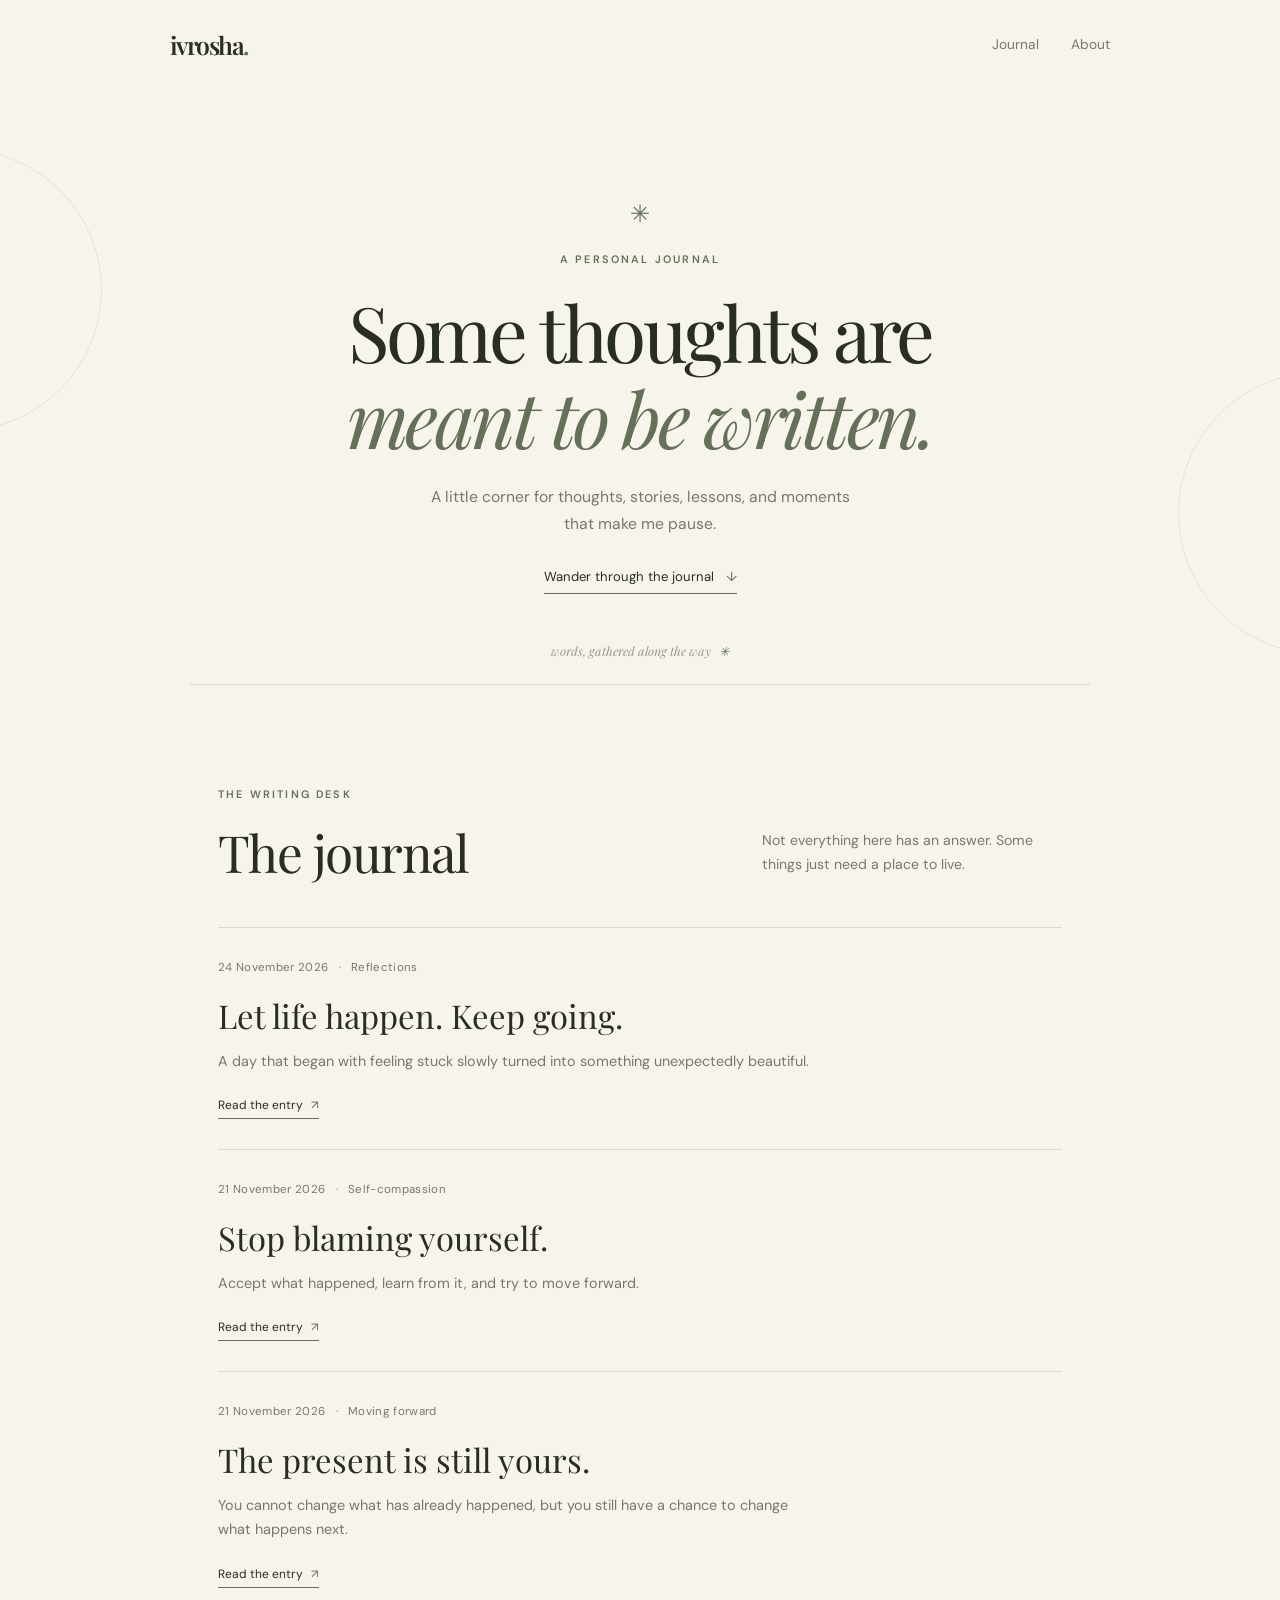
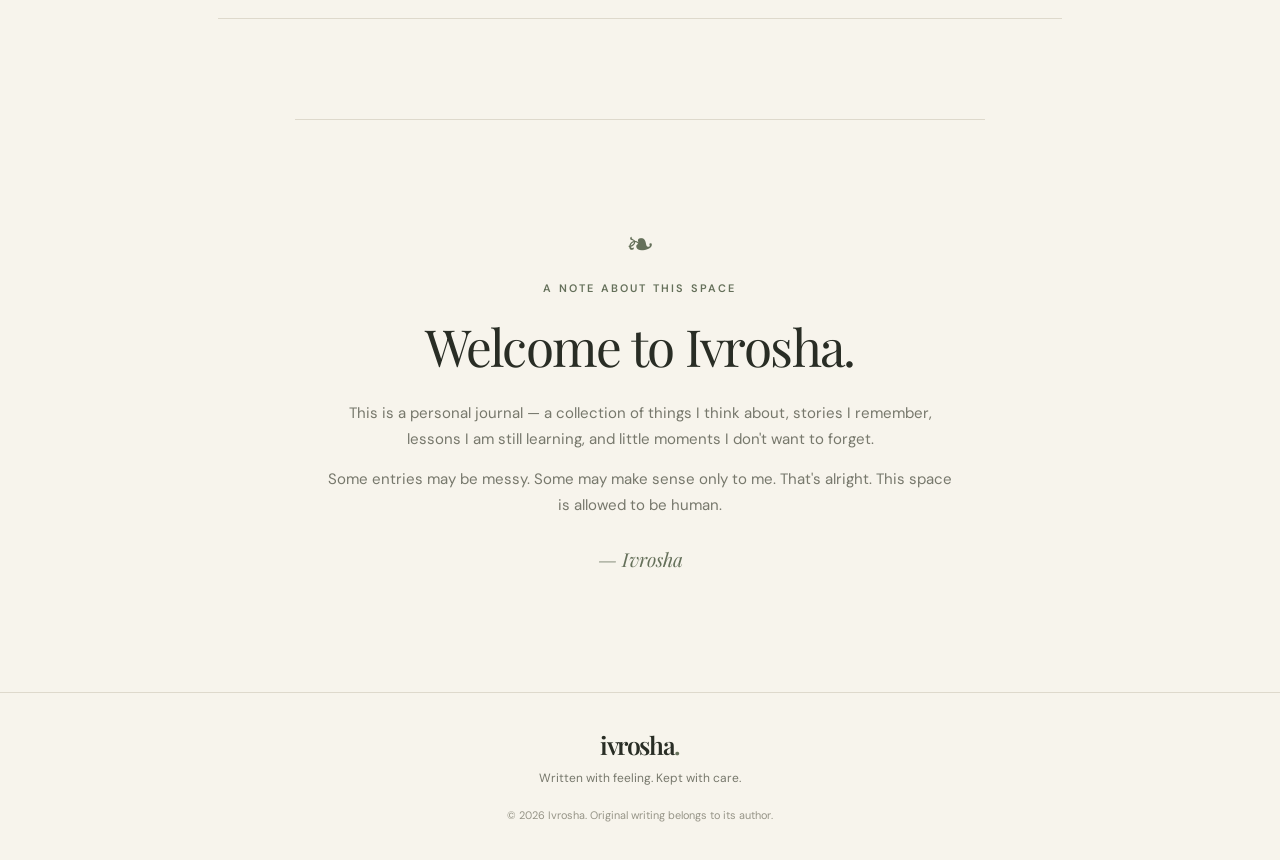
<file: index.html>
<!DOCTYPE html>
<html lang="en">
<head>
  <meta charset="UTF-8">
  <meta name="viewport" content="width=device-width, initial-scale=1.0">
  <meta name="description" content="Ivrosha — a personal journal of thoughts, stories, and little moments.">
  <meta name="theme-color" content="#f7f4ec">
  <title>Ivrosha — A personal journal</title>
  <link rel="preconnect" href="https://fonts.googleapis.com">
  <link rel="preconnect" href="https://fonts.gstatic.com" crossorigin>
  <link href="https://fonts.googleapis.com/css2?family=DM+Sans:wght@400;500;600&family=Playfair+Display:wght@400;500;600&display=swap" rel="stylesheet">
  <link rel="stylesheet" href="styles.css">
</head>
<body>
  <header class="site-header">
    <a class="wordmark" href="#home" aria-label="Ivrosha home">ivrosha<span>.</span></a>
    <nav aria-label="Main navigation">
      <a href="#journal">Journal</a>
      <a href="#about">About</a>
    </nav>
  </header>

  <main>
    <section class="hero" id="home">
      <div class="hero-mark" aria-hidden="true">✳</div>
      <p class="eyebrow">A PERSONAL JOURNAL</p>
      <h1>Some thoughts are<br><em>meant to be written.</em></h1>
      <p class="hero-copy">A little corner for thoughts, stories, lessons, and moments that make me pause.</p>
      <a class="text-link" href="#journal">Wander through the journal <span aria-hidden="true">↓</span></a>
      <div class="hero-note">words, gathered along the way <span>✳</span></div>
    </section>

    <section class="journal section-wrap" id="journal">
      <div class="section-heading">
        <div>
          <p class="eyebrow">THE WRITING DESK</p>
          <h2>The journal</h2>
        </div>
        <p class="section-intro">Not everything here has an answer. Some things just need a place to live.</p>
      </div>

      <div class="post-list">
        <article class="post-card">
          <div class="post-meta"><time datetime="2026-11-24">24 November 2026</time><span>·</span><span>Reflections</span></div>
          <h3><a href="posts/let-life-happen.html">Let life happen. Keep going.</a></h3>
          <p class="post-excerpt">A day that began with feeling stuck slowly turned into something unexpectedly beautiful.</p>
          <a class="read-link" href="posts/let-life-happen.html">Read the entry <span>↗</span></a>
        </article>

        <article class="post-card">
          <div class="post-meta"><time datetime="2026-11-21">21 November 2026</time><span>·</span><span>Self-compassion</span></div>
          <h3><a href="posts/stop-blaming-yourself.html">Stop blaming yourself.</a></h3>
          <p class="post-excerpt">Accept what happened, learn from it, and try to move forward.</p>
          <a class="read-link" href="posts/stop-blaming-yourself.html">Read the entry <span>↗</span></a>
        </article>

        <article class="post-card">
          <div class="post-meta"><time datetime="2026-11-21">21 November 2026</time><span>·</span><span>Moving forward</span></div>
          <h3><a href="posts/the-present-is-still-yours.html">The present is still yours.</a></h3>
          <p class="post-excerpt">You cannot change what has already happened, but you still have a chance to change what happens next.</p>
          <a class="read-link" href="posts/the-present-is-still-yours.html">Read the entry <span>↗</span></a>
        </article>
      </div>
    </section>

    <section class="about section-wrap" id="about">
      <div class="about-symbol" aria-hidden="true">❧</div>
      <p class="eyebrow">A NOTE ABOUT THIS SPACE</p>
      <h2>Welcome to Ivrosha.</h2>
      <p>This is a personal journal — a collection of things I think about, stories I remember, lessons I am still learning, and little moments I don't want to forget.</p>
      <p>Some entries may be messy. Some may make sense only to me. That's alright. This space is allowed to be human.</p>
      <p class="signature">— Ivrosha</p>
    </section>
  </main>

  <footer class="site-footer">
    <a class="wordmark" href="#home">ivrosha<span>.</span></a>
    <p>Written with feeling. Kept with care.</p>
    <p class="copyright">© 2026 Ivrosha. Original writing belongs to its author.</p>
  </footer>
</body>
</html>
</file>
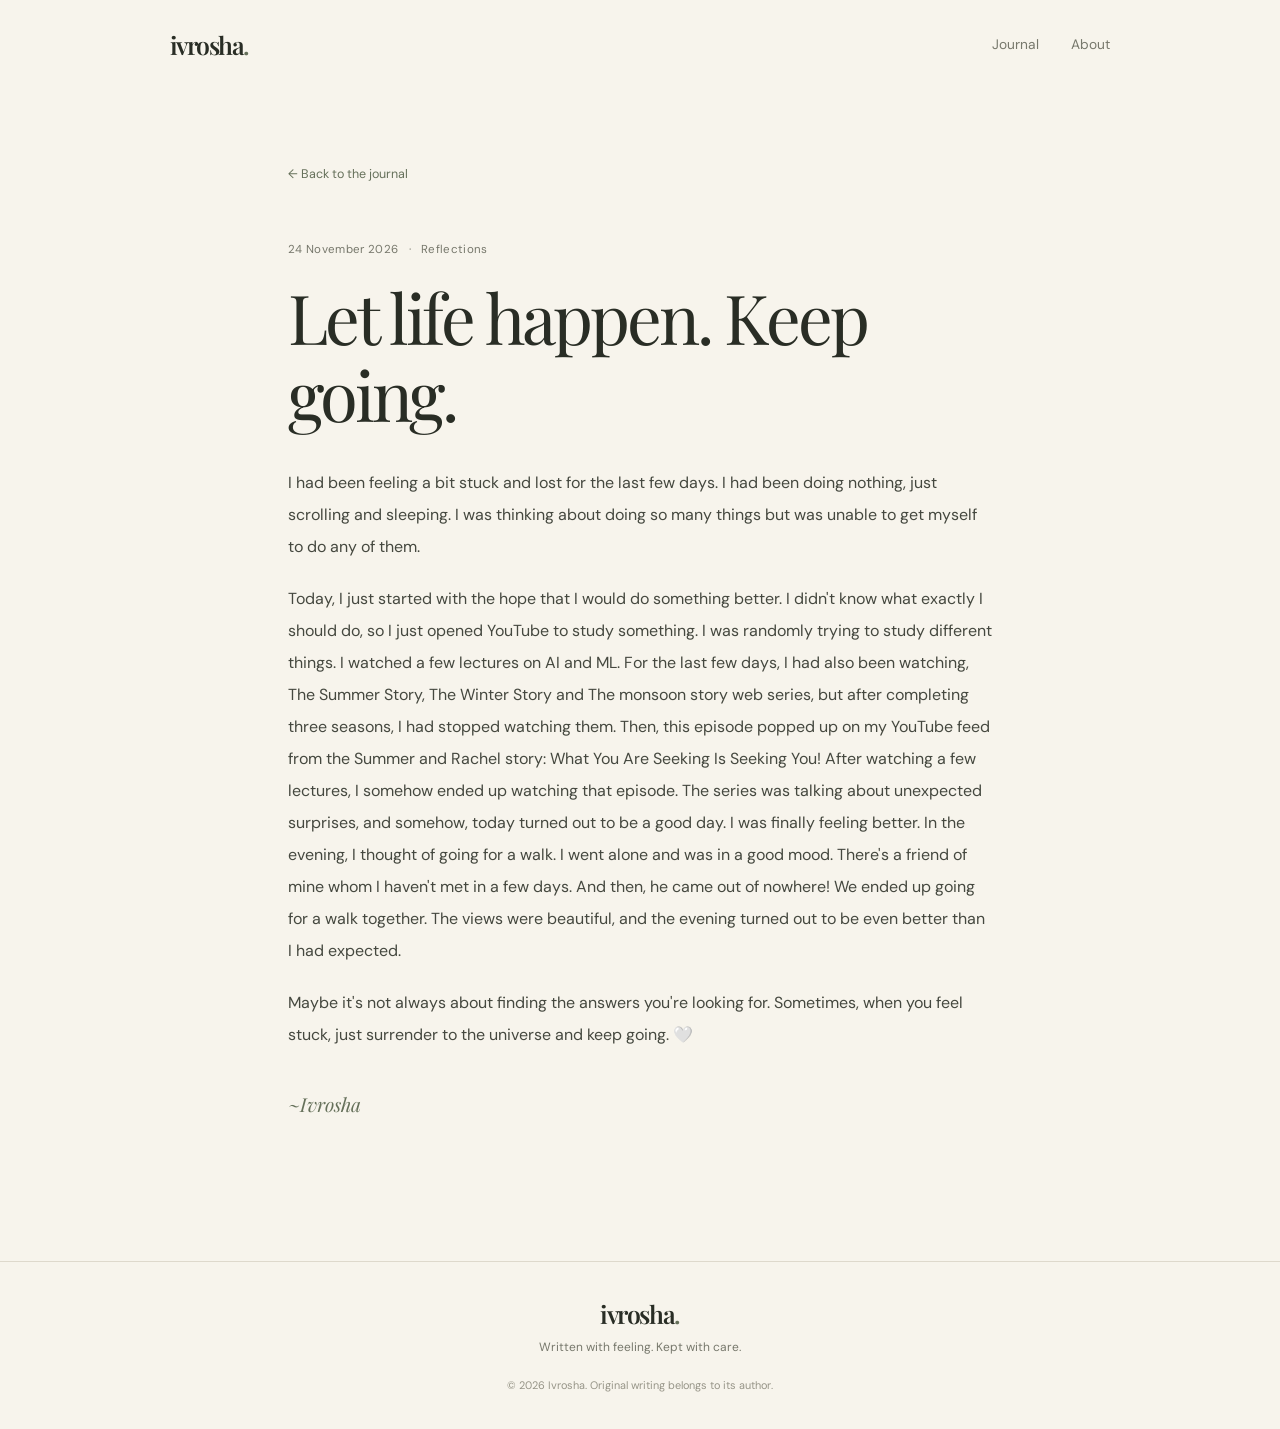
<file: posts/let-life-happen.html>
<!DOCTYPE html>
<html lang="en">
<head>
  <meta charset="UTF-8"><meta name="viewport" content="width=device-width, initial-scale=1.0">
  <meta name="description" content="Let life happen. Keep going. — a journal entry from Ivrosha.">
  <meta name="theme-color" content="#f7f4ec">
  <title>Let life happen. Keep going. — Ivrosha</title>
  <link rel="preconnect" href="https://fonts.googleapis.com"><link rel="preconnect" href="https://fonts.gstatic.com" crossorigin>
  <link href="https://fonts.googleapis.com/css2?family=DM+Sans:wght@400;500;600&family=Playfair+Display:wght@400;500;600&display=swap" rel="stylesheet">
  <link rel="stylesheet" href="../styles.css">
</head>
<body>
  <header class="site-header"><a class="wordmark" href="../index.html">ivrosha<span>.</span></a><nav><a href="../index.html#journal">Journal</a><a href="../index.html#about">About</a></nav></header>
  <main class="entry">
    <a class="back-link" href="../index.html#journal">← Back to the journal</a>
    <div class="post-meta"><time datetime="2026-11-24">24 November 2026</time><span>·</span><span>Reflections</span></div>
    <h1>Let life happen. Keep going.</h1>
    <div class="entry-content">
      <p>I had been feeling a bit stuck and lost for the last few days. I had been doing nothing, just scrolling and sleeping. I was thinking about doing so many things but was unable to get myself to do any of them.</p>
      <p>Today, I just started with the hope that I would do something better. I didn't know what exactly I should do, so I just opened YouTube to study something. I was randomly trying to study different things. I watched a few lectures on AI and ML. For the last few days, I had also been watching, The Summer Story, The Winter Story and The monsoon story web series, but after completing three seasons, I had stopped watching them. Then, this episode popped up on my YouTube feed from the Summer and Rachel story: What You Are Seeking Is Seeking You! After watching a few lectures, I somehow ended up watching that episode. The series was talking about unexpected surprises, and somehow, today turned out to be a good day. I was finally feeling better. In the evening, I thought of going for a walk. I went alone and was in a good mood. There's a friend of mine whom I haven't met in a few days. And then, he came out of nowhere! We ended up going for a walk together. The views were beautiful, and the evening turned out to be even better than I had expected.</p>
      <p>Maybe it's not always about finding the answers you're looking for. Sometimes, when you feel stuck, just surrender to the universe and keep going. 🤍</p>
      <p class="entry-signature">~Ivrosha</p>
    </div>
  </main>
  <footer class="site-footer"><a class="wordmark" href="../index.html">ivrosha<span>.</span></a><p>Written with feeling. Kept with care.</p><p class="copyright">© 2026 Ivrosha. Original writing belongs to its author.</p></footer>
</body>
</html>
</file>
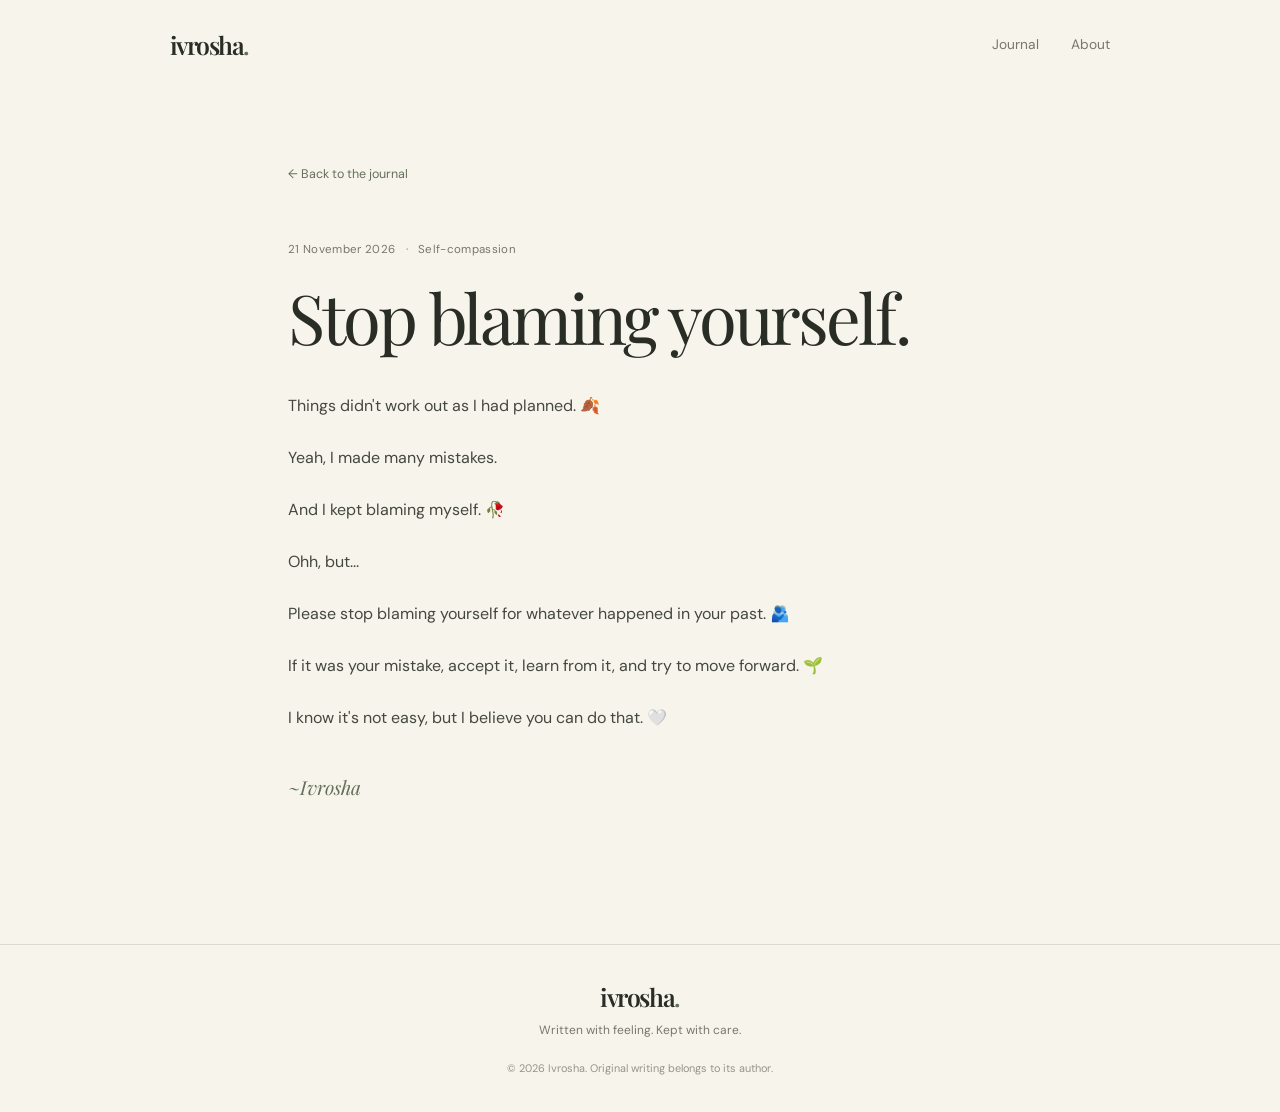
<file: posts/stop-blaming-yourself.html>
<!DOCTYPE html>
<html lang="en">
<head>
  <meta charset="UTF-8"><meta name="viewport" content="width=device-width, initial-scale=1.0">
  <meta name="description" content="Stop blaming yourself. — a journal entry from Ivrosha.">
  <meta name="theme-color" content="#f7f4ec">
  <title>Stop blaming yourself. — Ivrosha</title>
  <link rel="preconnect" href="https://fonts.googleapis.com"><link rel="preconnect" href="https://fonts.gstatic.com" crossorigin>
  <link href="https://fonts.googleapis.com/css2?family=DM+Sans:wght@400;500;600&family=Playfair+Display:wght@400;500;600&display=swap" rel="stylesheet">
  <link rel="stylesheet" href="../styles.css">
</head>
<body>
  <header class="site-header"><a class="wordmark" href="../index.html">ivrosha<span>.</span></a><nav><a href="../index.html#journal">Journal</a><a href="../index.html#about">About</a></nav></header>
  <main class="entry">
    <a class="back-link" href="../index.html#journal">← Back to the journal</a>
    <div class="post-meta"><time datetime="2026-11-21">21 November 2026</time><span>·</span><span>Self-compassion</span></div>
    <h1>Stop blaming yourself.</h1>
    <div class="entry-content">
      <p>Things didn't work out as I had planned. 🍂</p>
      <p>Yeah, I made many mistakes.</p>
      <p>And I kept blaming myself. 🥀</p>
      <p>Ohh, but...</p>
      <p>Please stop blaming yourself for whatever happened in your past. 🫂</p>
      <p>If it was your mistake, accept it, learn from it, and try to move forward. 🌱</p>
      <p>I know it's not easy, but I believe you can do that. 🤍</p>
      <p class="entry-signature">~Ivrosha</p>
    </div>
  </main>
  <footer class="site-footer"><a class="wordmark" href="../index.html">ivrosha<span>.</span></a><p>Written with feeling. Kept with care.</p><p class="copyright">© 2026 Ivrosha. Original writing belongs to its author.</p></footer>
</body>
</html>
</file>
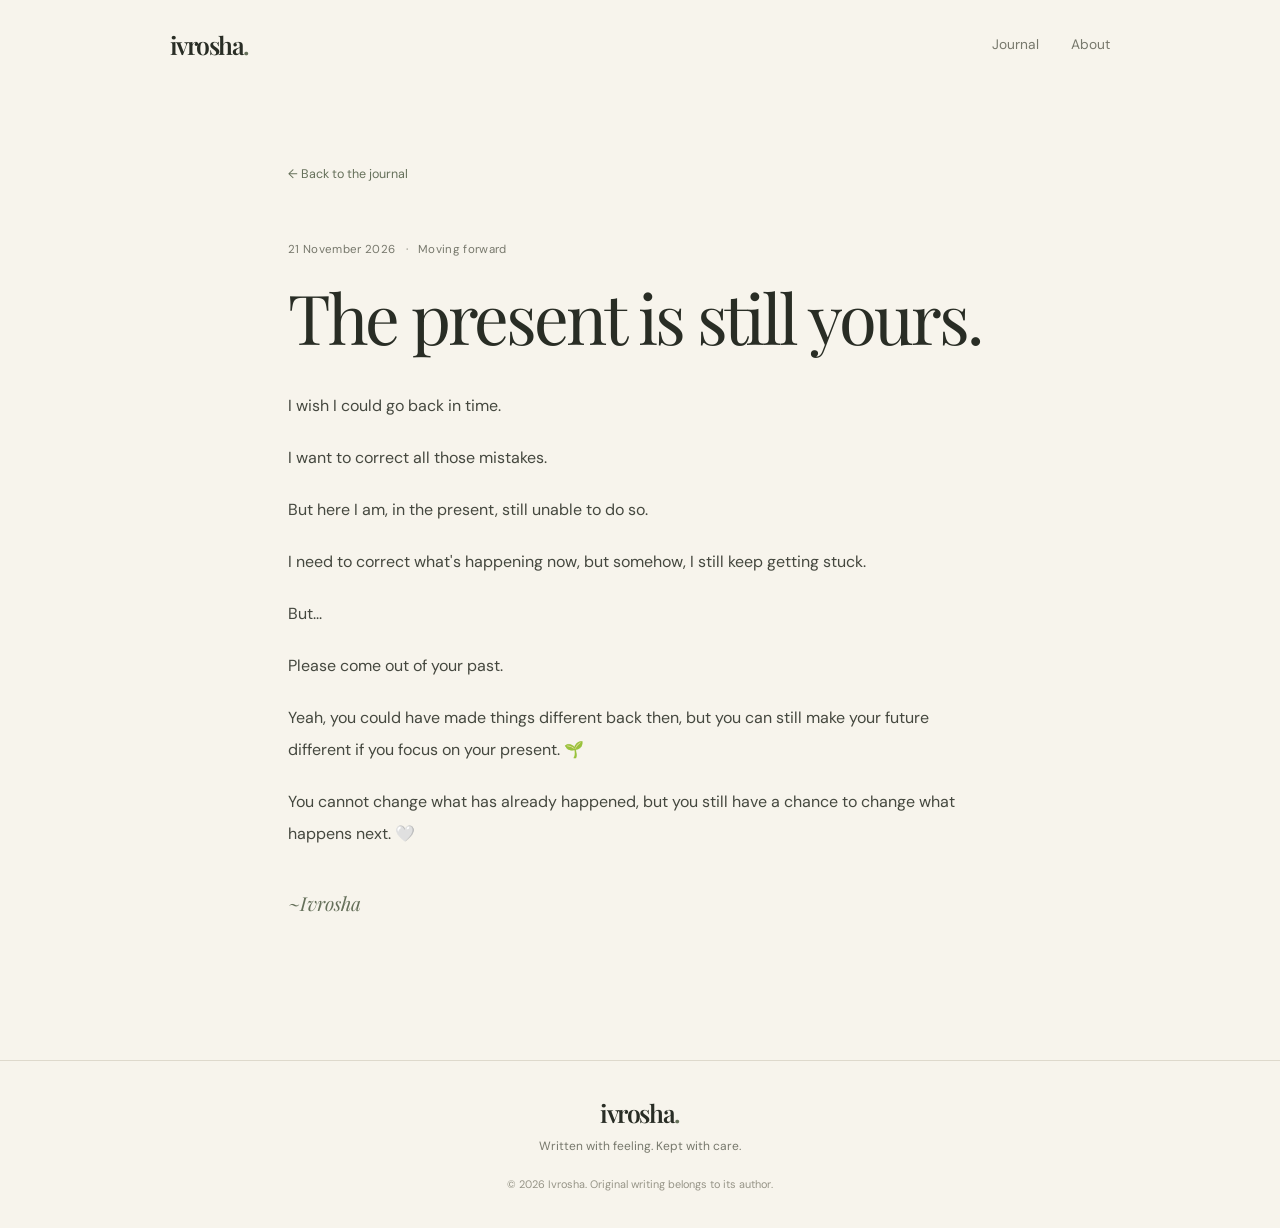
<file: posts/the-present-is-still-yours.html>
<!DOCTYPE html>
<html lang="en">
<head>
  <meta charset="UTF-8"><meta name="viewport" content="width=device-width, initial-scale=1.0">
  <meta name="description" content="The present is still yours. — a journal entry from Ivrosha.">
  <meta name="theme-color" content="#f7f4ec">
  <title>The present is still yours. — Ivrosha</title>
  <link rel="preconnect" href="https://fonts.googleapis.com"><link rel="preconnect" href="https://fonts.gstatic.com" crossorigin>
  <link href="https://fonts.googleapis.com/css2?family=DM+Sans:wght@400;500;600&family=Playfair+Display:wght@400;500;600&display=swap" rel="stylesheet">
  <link rel="stylesheet" href="../styles.css">
</head>
<body>
  <header class="site-header"><a class="wordmark" href="../index.html">ivrosha<span>.</span></a><nav><a href="../index.html#journal">Journal</a><a href="../index.html#about">About</a></nav></header>
  <main class="entry">
    <a class="back-link" href="../index.html#journal">← Back to the journal</a>
    <div class="post-meta"><time datetime="2026-11-21">21 November 2026</time><span>·</span><span>Moving forward</span></div>
    <h1>The present is still yours.</h1>
    <div class="entry-content">
      <p>I wish I could go back in time.</p>
      <p>I want to correct all those mistakes.</p>
      <p>But here I am, in the present, still unable to do so.</p>
      <p>I need to correct what's happening now, but somehow, I still keep getting stuck.</p>
      <p>But...</p>
      <p>Please come out of your past.</p>
      <p>Yeah, you could have made things different back then, but you can still make your future different if you focus on your present. 🌱</p>
      <p>You cannot change what has already happened, but you still have a chance to change what happens next. 🤍</p>
      <p class="entry-signature">~Ivrosha</p>
    </div>
  </main>
  <footer class="site-footer"><a class="wordmark" href="../index.html">ivrosha<span>.</span></a><p>Written with feeling. Kept with care.</p><p class="copyright">© 2026 Ivrosha. Original writing belongs to its author.</p></footer>
</body>
</html>
</file>
<file: styles.css>
* { box-sizing: border-box; }
:root {
  --paper: #f7f4ec;
  --paper-deep: #eee9dc;
  --ink: #292d25;
  --muted: #77786c;
  --olive: #65705a;
  --line: #ded9cc;
  --serif: "Playfair Display", Georgia, serif;
  --sans: "DM Sans", Arial, sans-serif;
}
html { scroll-behavior: smooth; }
body { margin: 0; background: var(--paper); color: var(--ink); font-family: var(--sans); line-height: 1.7; }
a { color: inherit; text-decoration: none; }
a:focus-visible { outline: 2px solid var(--olive); outline-offset: 5px; }
.site-header { max-width: 1120px; margin: auto; padding: 28px 7vw; display: flex; align-items: center; justify-content: space-between; }
.wordmark { font: 600 1.55rem var(--serif); letter-spacing: -.06em; }
.wordmark span { color: var(--olive); }
nav { display: flex; gap: 32px; color: var(--muted); font-size: .86rem; }
nav a:hover, .text-link:hover, .read-link:hover { color: var(--olive); }
.hero { min-height: 590px; padding: 105px 24px 90px; display: flex; flex-direction: column; align-items: center; justify-content: center; text-align: center; position: relative; overflow: hidden; }
.hero::before, .hero::after { content: ""; position: absolute; width: 280px; height: 280px; border: 1px solid rgba(101,112,90,.13); border-radius: 50%; pointer-events: none; }
.hero::before { left: -180px; top: 60px; }
.hero::after { right: -180px; bottom: 30px; }
.hero-mark { color: var(--olive); font-size: 1.5rem; margin-bottom: 15px; }
.eyebrow { color: var(--olive); font-size: .68rem; font-weight: 600; letter-spacing: .2em; margin: 0 0 20px; }
h1, h2, h3 { font-family: var(--serif); font-weight: 400; }
h1 { font-size: clamp(2.8rem, 6vw, 5.2rem); line-height: 1.12; letter-spacing: -.045em; margin: 0; }
h1 em { color: var(--olive); font-weight: 400; }
.hero-copy { max-width: 440px; color: var(--muted); margin: 24px 0 28px; font-size: .98rem; }
.text-link, .read-link { color: var(--ink); font-size: .82rem; border-bottom: 1px solid var(--olive); padding-bottom: 5px; }
.text-link span { margin-left: 8px; color: var(--olive); }
.hero-note { position: absolute; bottom: 25px; color: #999789; font: italic .78rem var(--serif); }
.hero-note span { color: var(--olive); margin-left: 5px; }
.section-wrap { max-width: 900px; margin: auto; padding: 100px 28px; }
.journal { border-top: 1px solid var(--line); }
.section-heading { display: flex; justify-content: space-between; align-items: end; gap: 35px; margin-bottom: 45px; }
.section-heading h2, .about h2 { font-size: clamp(2.3rem, 4vw, 3.2rem); line-height: 1.15; margin: 0; letter-spacing: -.03em; }
.section-intro { max-width: 300px; color: var(--muted); font-size: .88rem; margin: 0 0 5px; }
.post-list { border-top: 1px solid var(--line); }
.post-card { padding: 30px 0 32px; border-bottom: 1px solid var(--line); }
.post-meta { display: flex; gap: 10px; color: var(--muted); font-size: .72rem; letter-spacing: .03em; }
.post-card h3 { font-size: clamp(1.55rem, 3vw, 2.05rem); margin: 10px 0 5px; }
.post-card h3 a:hover { color: var(--olive); }
.post-excerpt { color: var(--muted); max-width: 600px; font-size: .9rem; margin: 0 0 17px; }
.read-link { font-size: .75rem; }
.read-link span { color: var(--olive); margin-left: 5px; }
.about { text-align: center; max-width: 690px; border-top: 1px solid var(--line); }
.about-symbol { font: 2.1rem var(--serif); color: var(--olive); margin-bottom: 15px; }
.about h2 { margin-bottom: 25px; }
.about p:not(.eyebrow):not(.signature) { color: var(--muted); font-size: .94rem; }
.signature { font: italic 1.2rem var(--serif); color: var(--olive); margin-top: 28px; }
.site-footer { border-top: 1px solid var(--line); padding: 35px 7vw 28px; text-align: center; color: var(--muted); font-size: .75rem; }
.site-footer .wordmark { color: var(--ink); display: inline-block; }
.site-footer p { margin: 7px 0; }
.copyright { font-size: .68rem; color: #969487; margin-top: 18px !important; }
.entry { max-width: 760px; margin: auto; padding: 70px 28px 120px; }
.back-link { display: inline-block; color: var(--olive); font-size: .78rem; margin-bottom: 55px; }
.entry .post-meta { margin-bottom: 18px; }
.entry h1 { font-size: clamp(2.5rem, 6vw, 4.3rem); margin-bottom: 35px; }
.entry-content { font-size: 1rem; line-height: 2; color: #45483f; }
.entry-content p { margin: 0 0 1.25em; }
.entry-signature { color: var(--olive); font: italic 1.2rem var(--serif); margin-top: 40px !important; }
@media (max-width: 620px) {
  .site-header { padding: 22px 24px; }
  nav { gap: 20px; }
  .hero { min-height: 530px; padding-top: 75px; }
  .section-wrap { padding: 75px 24px; }
  .section-heading { display: block; }
  .section-intro { margin-top: 18px; }
  .entry { padding-top: 45px; }
  .back-link { margin-bottom: 40px; }
}
</file>
